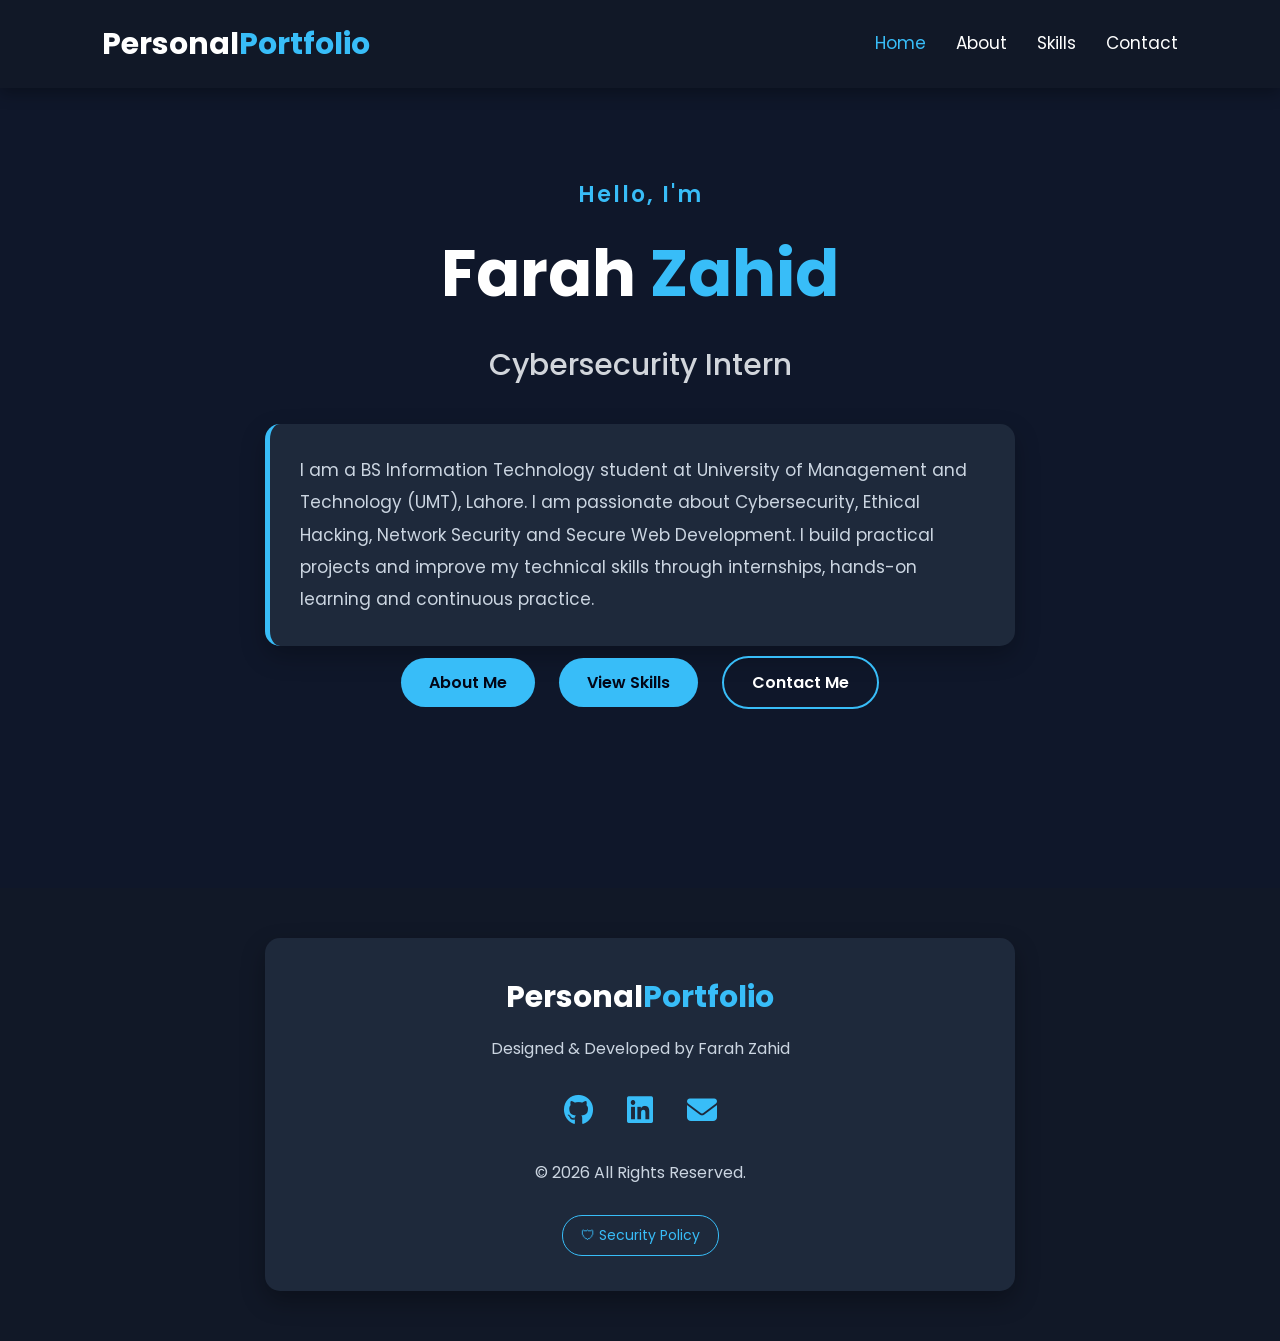
<file: index.html>
<!DOCTYPE html>
<html lang="en">

<head>

    <meta charset="UTF-8">
    <meta name="viewport" content="width=device-width, initial-scale=1.0">

    <title>SecureProfile | Farah Zahid</title>
    <meta name="description" content="Farah Zahid - Cybersecurity Intern Portfolio. BS IT student specializing in Ethical Hacking, Network Security & Secure Web Development.">

    <!-- Favicon -->
    <link rel="icon" type="image/png" href="images/favicon.png">

    <!-- Google Font -->
    <link href="https://fonts.googleapis.com/css2?family=Poppins:wght@300;400;500;600;700&display=swap"
    rel="stylesheet">

    <!-- Font Awesome -->
    <link rel="stylesheet"
    href="https://cdnjs.cloudflare.com/ajax/libs/font-awesome/6.7.2/css/all.min.css">

    <!-- CSS -->
    <link rel="stylesheet" href="style.css">

</head>



<body>



<!-- ================= HEADER ================= -->

<header>

    <div class="logo">
       
           <h2>Personal<span>Portfolio</span></h2>
       
    </div>

    <nav>
        <ul>
            <li>
                <a href="index.html" class="active" aria-current="page">
                    Home
                </a>
            </li>

            <li>
                <a href="about.html">
                    About
                </a>
            </li>

            <li>
                <a href="skills.html">
                    Skills
                </a>
            </li>

            <li>
                <a href="contact.html">
                    Contact
                </a>
            </li>
        </ul>
    </nav>

</header>



<!-- ================= HERO SECTION ================= -->

<section class="hero">

    <div class="hero-content">

        <p class="intro">
            Hello, I'm
        </p>

        <h1>
            Farah <span>Zahid</span>
        </h1>

        <h2>
            Cybersecurity Intern
        </h2>

        <div class="description-box">
            <p>
                I am a BS Information Technology student at University of
                Management and Technology (UMT), Lahore. I am passionate
                about Cybersecurity, Ethical Hacking, Network Security and
                Secure Web Development. I build practical projects and
                improve my technical skills through internships, hands-on
                learning and continuous practice.
            </p>
        </div>

        <div class="hero-buttons">

            <a href="about.html" class="button">
                About Me
            </a>

            <a href="skills.html" class="button">
                View Skills
            </a>

            <a href="contact.html" class="button outline">
                Contact Me
            </a>

        </div>

    </div>

</section>



<!-- ================= FOOTER ================= -->

<footer>

    <div class="footer-content">

        <h2>
            Personal<span>Portfolio</span>
        </h2>

        <p>
            Designed & Developed by Farah Zahid
        </p>

        <div class="social-icons">

            <!-- Github -->
            <a href="https://github.com/farahzahid301-eng"
            target="_blank" rel="noopener noreferrer"
            title="GitHub">
                <i class="fab fa-github"></i>
            </a>

            <!-- LinkedIn -->
            <a href="https://www.linkedin.com/in/farah-zahid-30135b285"
            target="_blank" rel="noopener noreferrer"
            title="LinkedIn">
                <i class="fab fa-linkedin"></i>
            </a>

            <!-- Email (Gmail Compose - opens reliably in browser) -->
            <a href="https://mail.google.com/mail/?view=cm&fs=1&to=farahzahid301@gmail.com"
            target="_blank" rel="noopener noreferrer"
            title="Email">
                <i class="fas fa-envelope"></i>
            </a>

        </div>

        <p>
            © 2026 All Rights Reserved.
        </p>

        <a href="SECURITY.md" class="security-badge" target="_blank">
            🛡 Security Policy
        </a>

    </div>

</footer>


<script src="script.js"></script>



</body>

</html>
</file>
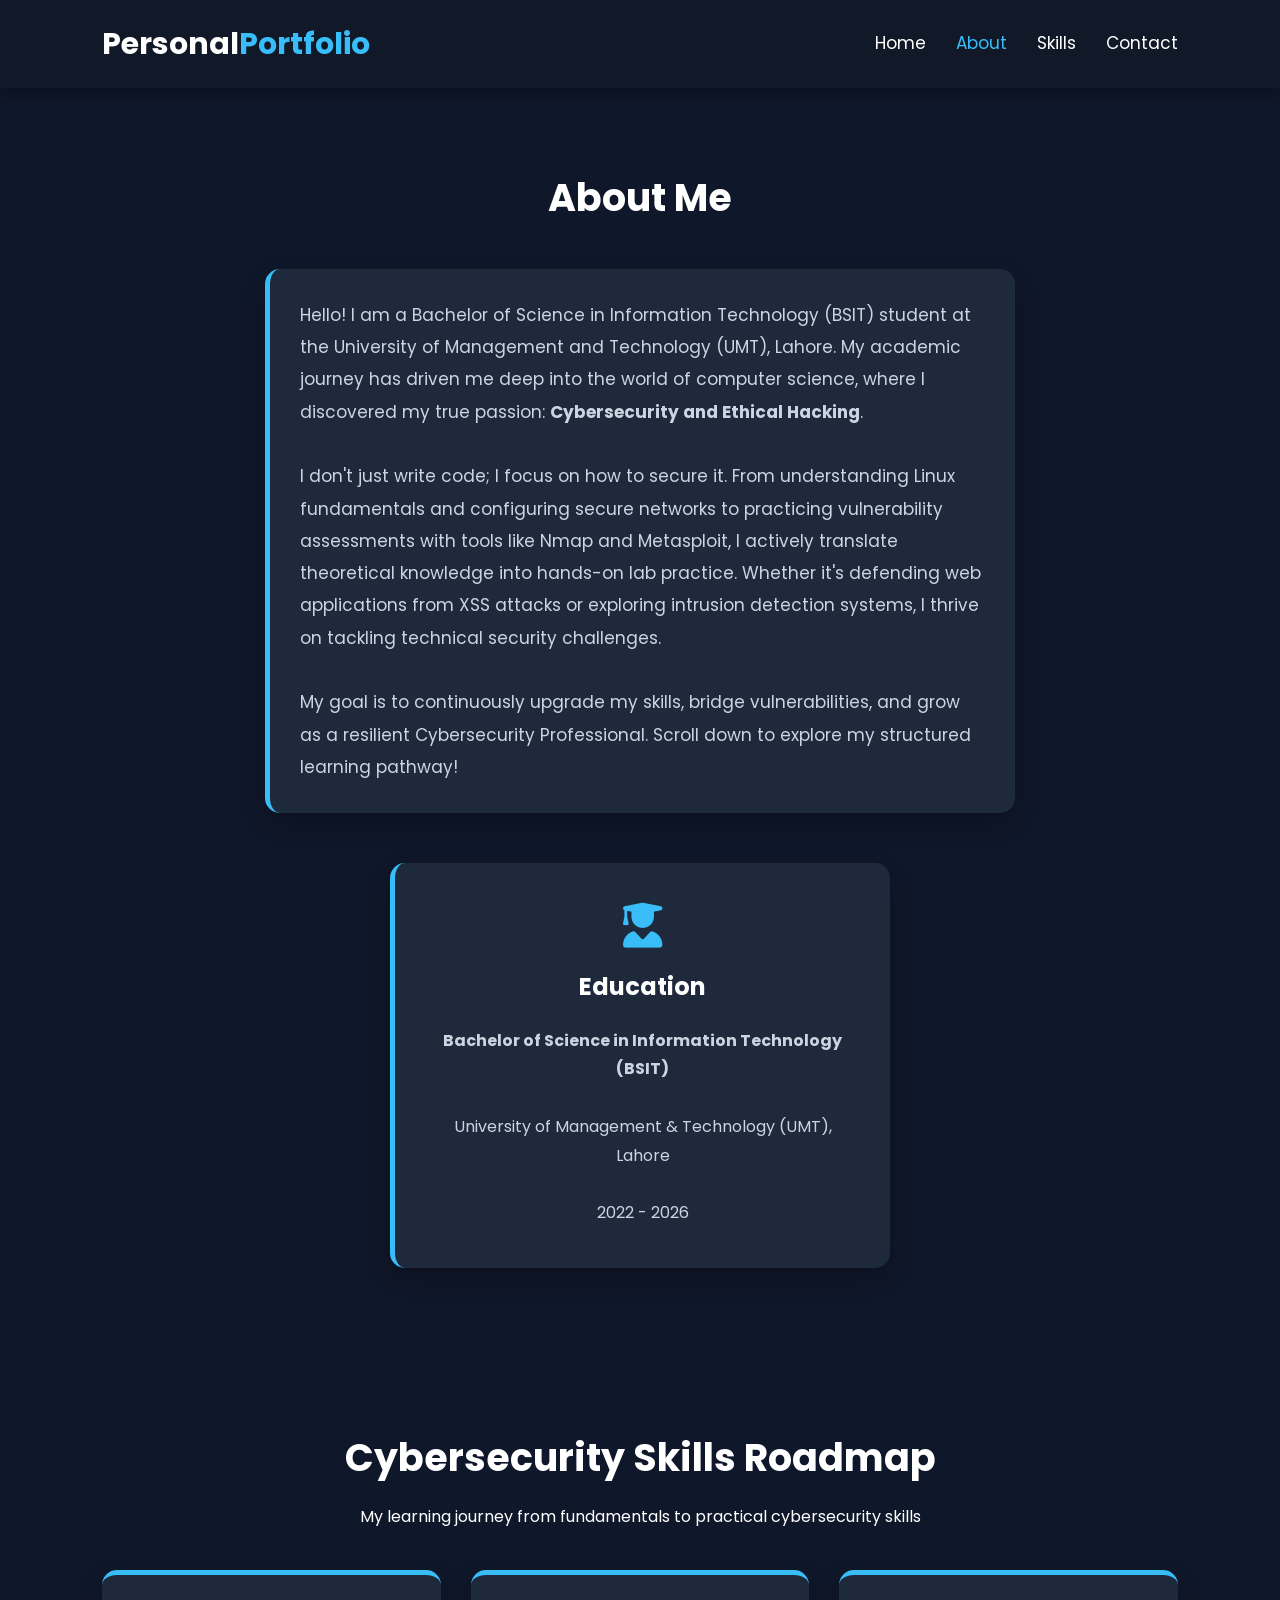
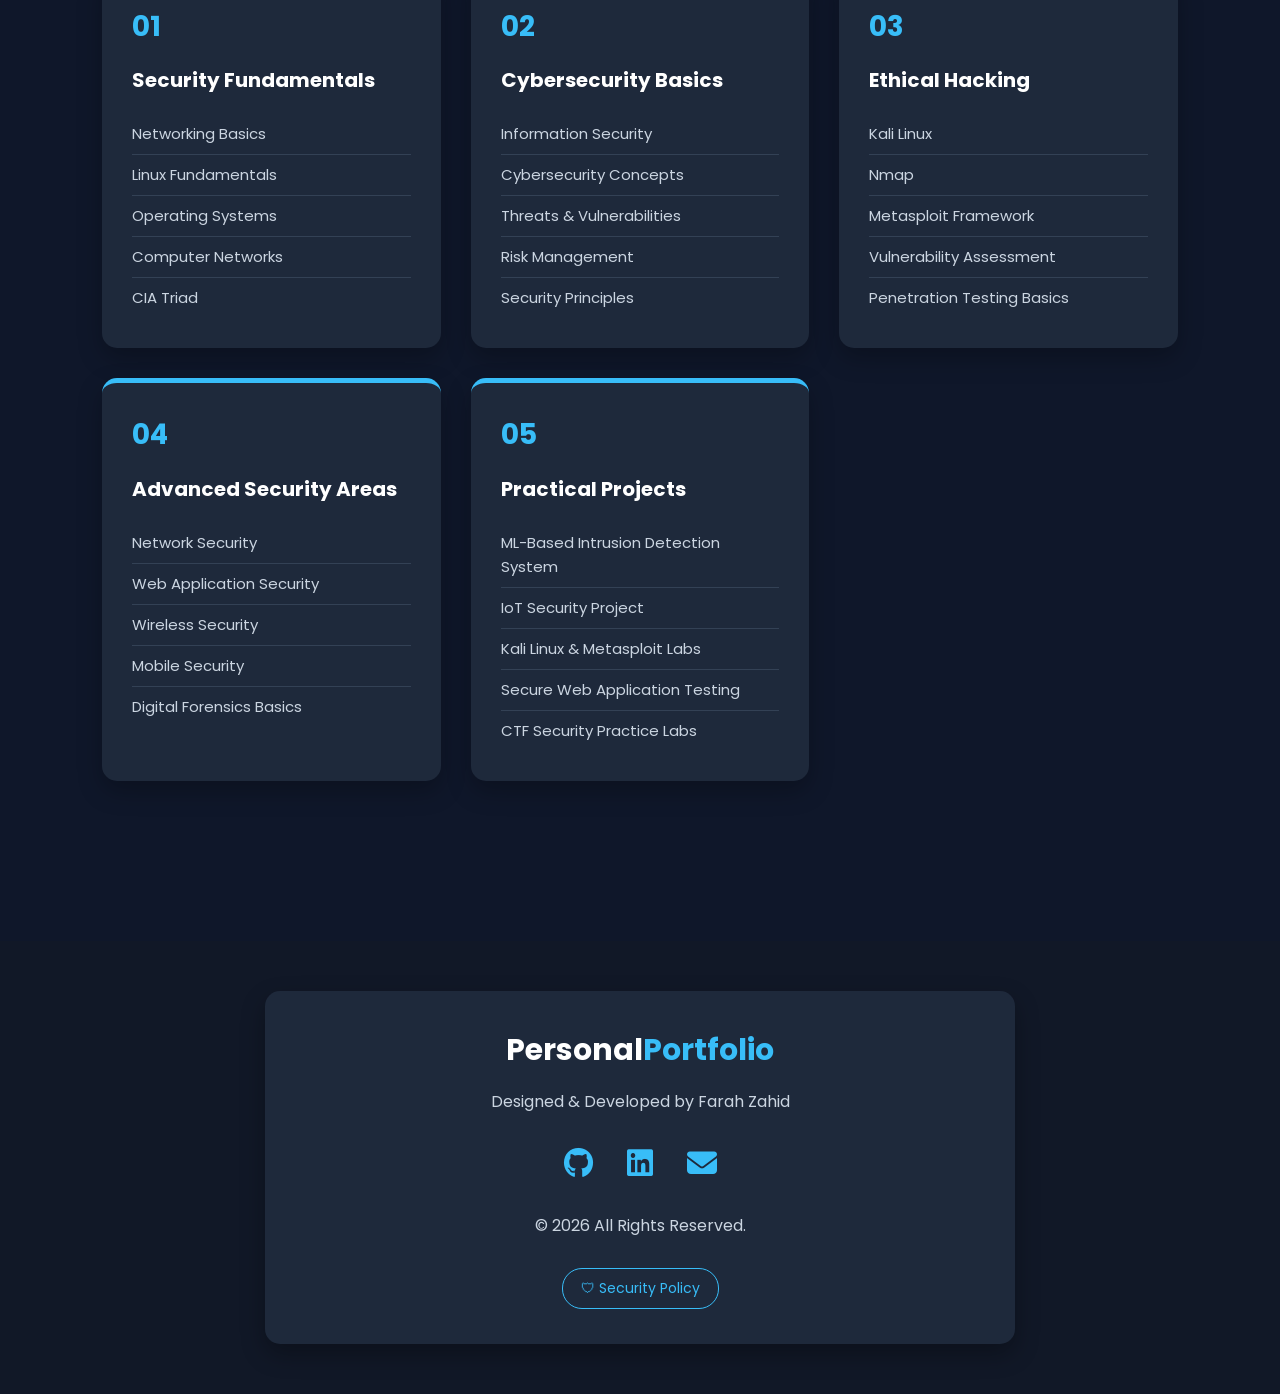
<file: about.html>
<!DOCTYPE html>
<html lang="en">
<head>
    <meta charset="UTF-8">
    <meta name="viewport" content="width=device-width, initial-scale=1.0">
    <title>About | SecureProfile</title>
    <meta name="description" content="About Farah Zahid - BSIT student and Cybersecurity Intern. Education, skills roadmap and learning journey.">

    <!-- Favicon -->
    <link rel="icon" type="image/png" href="images/favicon.png">

    <!-- Google Font -->
    <link href="https://fonts.googleapis.com/css2?family=Poppins:wght@300;400;500;600;700;800&display=swap" rel="stylesheet">

    <!-- Font Awesome -->
    <link rel="stylesheet" href="https://cdnjs.cloudflare.com/ajax/libs/font-awesome/6.7.2/css/all.min.css">

    <!-- CSS -->
    <link rel="stylesheet" href="style.css">
</head>
<body>

<!-- ================= HEADER ================= -->
<header>
    <div class="logo">
        <h2>Personal<span>Portfolio</span></h2>
    </div>

    <nav>
        <ul>
            <li><a href="index.html">Home</a></li>
            <li><a href="about.html" class="active" aria-current="page">About</a></li>
            <li><a href="skills.html">Skills</a></li>
            <li><a href="contact.html">Contact</a></li>
        </ul>
    </nav>
</header>

<!-- ================= ABOUT ME SECTION ================= -->
<section class="about-page">
    <div class="section-title">
        <h2>About Me</h2>
    </div>

    <!-- Glowing Description Box exactly like Index Page -->
    <div class="description-box">
        <p>
            Hello! I am a Bachelor of Science in Information Technology (BSIT) student 
            at the University of Management and Technology (UMT), Lahore. My academic journey 
            has driven me deep into the world of computer science, where I discovered my true 
            passion: <strong>Cybersecurity and Ethical Hacking</strong>.
            <br><br>
            I don't just write code; I focus on how to secure it. From understanding Linux 
            fundamentals and configuring secure networks to practicing vulnerability assessments with 
            tools like Nmap and Metasploit, I actively translate theoretical knowledge into hands-on lab 
            practice. Whether it's defending web applications from XSS attacks or exploring 
            intrusion detection systems, I thrive on tackling technical security challenges.
            <br><br>
            My goal is to continuously upgrade my skills, bridge vulnerabilities, and grow as a 
            resilient Cybersecurity Professional. Scroll down to explore my structured learning pathway!
        </p>
    </div>

    <!-- EDUCATION -->
    <div class="about-container">
        <div class="about-card">
            <i class="fa-solid fa-user-graduate"></i>
            <h3>Education</h3>
            <p>
                <strong>Bachelor of Science in Information Technology (BSIT)</strong>
                <br><br>
                University of Management & Technology (UMT), Lahore
                <br><br>
                2022 - 2026
            </p>
        </div>
    </div>
</section>

<!-- ================= CYBERSECURITY ROADMAP ================= -->
<section class="roadmap">
    <div class="section-title">
        <h2>Cybersecurity Skills Roadmap</h2>
        <p>My learning journey from fundamentals to practical cybersecurity skills</p>
    </div>

    <div class="roadmap-container">
        <!-- Phase 1 -->
        <div class="roadmap-card">
            <span>01</span>
            <h3>Security Fundamentals</h3>
            <ul>
                <li>Networking Basics</li>
                <li>Linux Fundamentals</li>
                <li>Operating Systems</li>
                <li>Computer Networks</li>
                <li>CIA Triad</li>
            </ul>
        </div>

        <!-- Phase 2 -->
        <div class="roadmap-card">
            <span>02</span>
            <h3>Cybersecurity Basics</h3>
            <ul>
                <li>Information Security</li>
                <li>Cybersecurity Concepts</li>
                <li>Threats & Vulnerabilities</li>
                <li>Risk Management</li>
                <li>Security Principles</li>
            </ul>
        </div>

        <!-- Phase 3 -->
        <div class="roadmap-card">
            <span>03</span>
            <h3>Ethical Hacking</h3>
            <ul>
                <li>Kali Linux</li>
                <li>Nmap</li>
                <li>Metasploit Framework</li>
                <li>Vulnerability Assessment</li>
                <li>Penetration Testing Basics</li>
            </ul>
        </div>

        <!-- Phase 4 -->
        <div class="roadmap-card">
            <span>04</span>
            <h3>Advanced Security Areas</h3>
            <ul>
                <li>Network Security</li>
                <li>Web Application Security</li>
                <li>Wireless Security</li>
                <li>Mobile Security</li>
                <li>Digital Forensics Basics</li>
            </ul>
        </div>

        <!-- Phase 5 -->
        <div class="roadmap-card">
            <span>05</span>
            <h3>Practical Projects</h3>
            <ul>
                <li>ML-Based Intrusion Detection System</li>
                <li>IoT Security Project</li>
                <li>Kali Linux & Metasploit Labs</li>
                <li>Secure Web Application Testing</li>
                <li>CTF Security Practice Labs</li>
            </ul>
        </div>
    </div>
</section>

<!-- ================= FOOTER ================= -->
<footer>
    <div class="footer-content">
        <h2>Personal<span>Portfolio</span></h2>
        <p>Designed & Developed by Farah Zahid</p>

        <div class="social-links">
            <a href="https://github.com/farahzahid301-eng" target="_blank" rel="noopener noreferrer">
                <i class="fab fa-github"></i>
            </a>
            <a href="https://www.linkedin.com/in/farah-zahid-30135b285" target="_blank" rel="noopener noreferrer">
                <i class="fab fa-linkedin"></i>
            </a>
            <a href="https://mail.google.com/mail/?view=cm&fs=1&to=farahzahid301@gmail.com" target="_blank" rel="noopener noreferrer">
                <i class="fas fa-envelope"></i>
            </a>
        </div>

        <p>© 2026 All Rights Reserved.</p>

        <a href="SECURITY.md" class="security-badge" target="_blank">
            🛡 Security Policy
        </a>
    </div>
</footer>

<script src="script.js"></script>
</body>
</html>
</file>
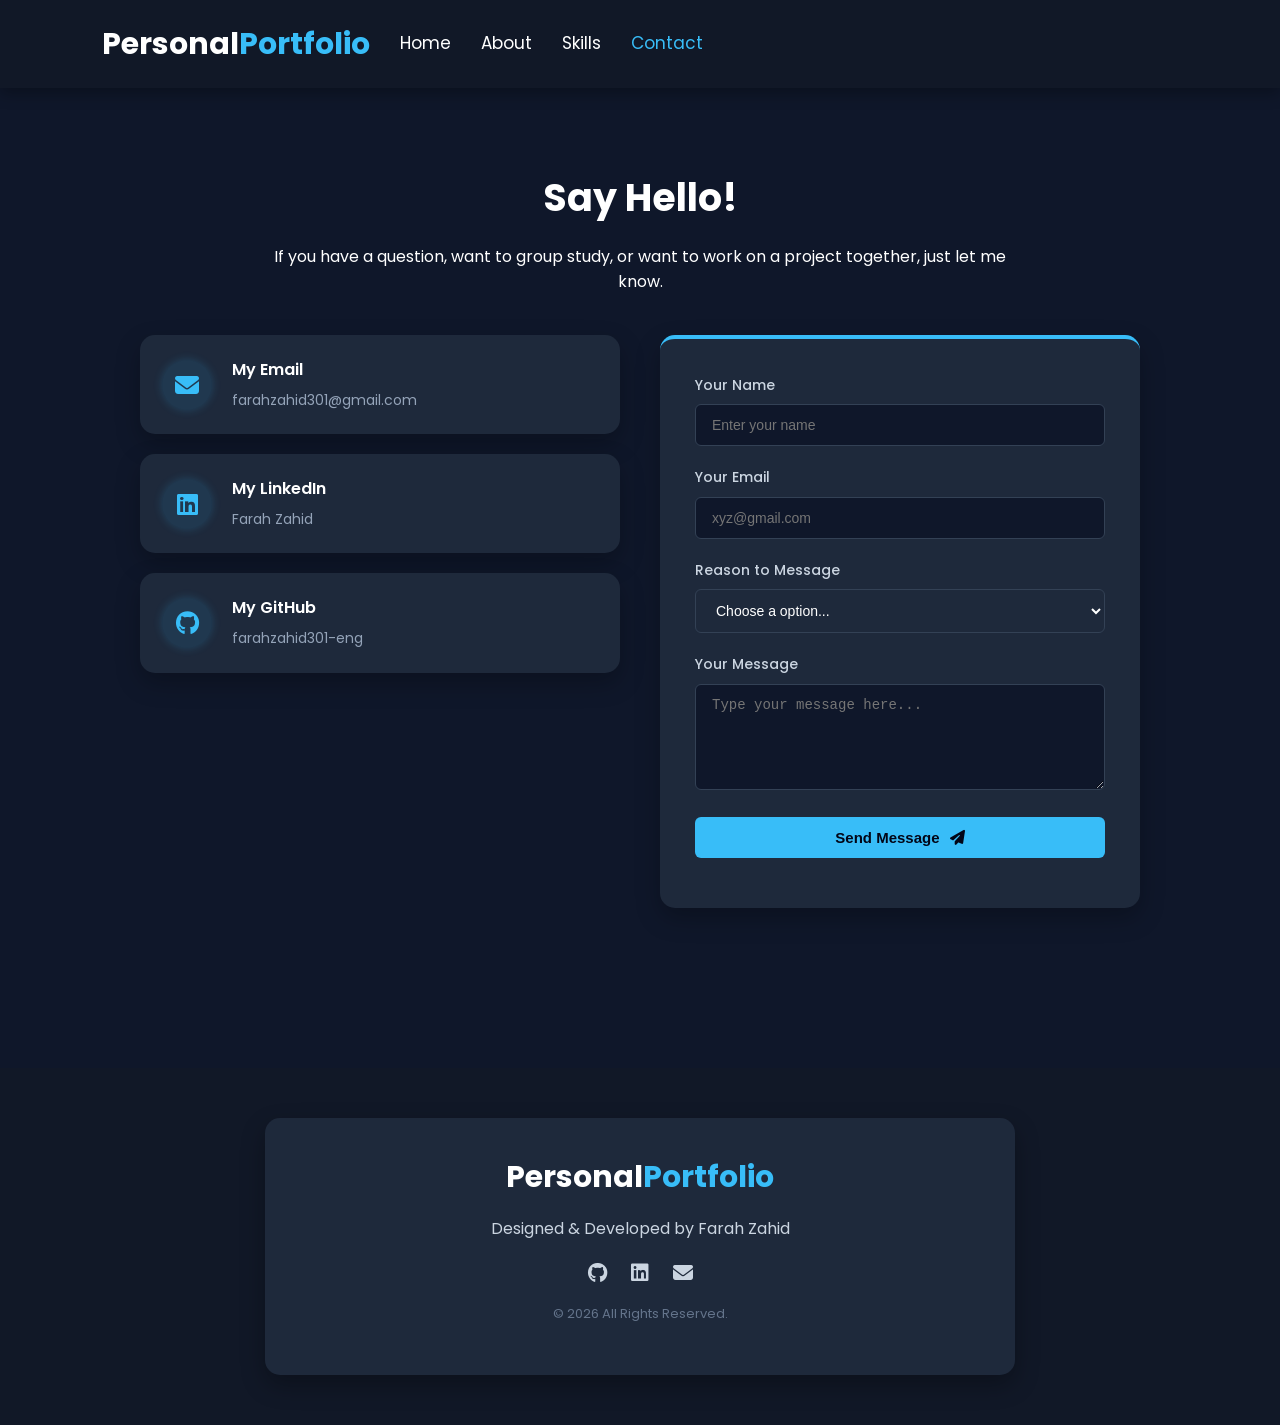
<file: contact.html>
<!DOCTYPE html>
<html lang="en">
<head>
    <meta charset="UTF-8">
    <meta name="viewport" content="width=device-width, initial-scale=1.0">
    <title>Contact | SecureProfile</title>
    <meta name="description" content="Connect with Farah Zahid for studies, projects, or questions.">

    <!-- Favicon -->
    <link type="image/png" href="images/favicon.png" rel="icon">

    <!-- Fonts & Icons -->
    <link href="https://fonts.googleapis.com/css2?family=Poppins:wght@300;400;500;600;700&display=swap" rel="stylesheet">
    <link rel="stylesheet" href="https://cdnjs.cloudflare.com/ajax/libs/font-awesome/6.7.2/css/all.min.css">
    
    <!-- CSS -->
    <link rel="stylesheet" href="style.css">
</head>
<body>

<!-- ================= HEADER ================= -->
<header>
    <nav class="navbar">
        <div class="logo">
            <h2>Personal<span>Portfolio</span></h2>
        </div>

        <ul class="nav-menu">
            <li><a href="index.html">Home</a></li>
            <li><a href="about.html">About</a></li>
            <li><a href="skills.html">Skills</a></li>
            <li><a href="contact.html" class="active" aria-current="page">Contact</a></li>
        </ul>
    </nav>
</header>

<!-- ================= CONTACT SECTION ================= -->
<section class="contact-section">
    <!-- Bilkul simple top text bina kisi mushkil word ke -->
    <div class="section-title">
        <h2>Say Hello!</h2>
        <p>If you have a question, want to group study, or want to work on a project together, just let me know.</p>
    </div>

    <div class="contact-container">
        <!-- Left Side: Simple Links -->
        <div class="contact-info">
            <div class="info-card">
                <i class="fas fa-envelope"></i>
                <div>
                    <h3>My Email</h3>
                    <a href="https://mail.google.com/mail/?view=cm&fs=1&to=farahzahid301@gmail.com" target="_blank" rel="noopener noreferrer">farahzahid301@gmail.com</a>
                </div>
            </div>

            <div class="info-card">
                <i class="fab fa-linkedin"></i>
                <div>
                    <h3>My LinkedIn</h3>
                    <a href="https://www.linkedin.com/in/farah-zahid-30135b285" target="_blank" rel="noopener noreferrer">Farah Zahid</a>
                </div>
            </div>

            <div class="info-card">
                <i class="fab fa-github"></i>
                <div>
                    <h3>My GitHub</h3>
                    <a href="https://github.com/farahzahid301-eng" target="_blank" rel="noopener noreferrer">farahzahid301-eng</a>
                </div>
            </div>
        </div>

        <!-- Right Side: Clean Student Form -->
        <div class="contact-form-box">
            <form id="contactForm">
                <div class="form-group">
                    <label for="name">Your Name</label>
                    <input type="text" id="name" placeholder="Enter your name" required>
                </div>

                <div class="form-group">
                    <label for="email">Your Email</label>
                    <input type="email" id="email" placeholder="xyz@gmail.com" required>
                </div>

                <!-- Bilkul basic dropdown bina kisi formal terminology ke -->
                <div class="form-group">
                    <label for="purpose">Reason to Message</label>
                    <select id="purpose" style="width: 100%; background: #1e293b; border: 1px solid #334155; padding: 12px 16px; color: #ffffff; border-radius: 6px; font-size: 14px; outline: none; transition: border-color 0.3s ease;" required>
                        <option value="" disabled selected>Choose a option...</option>
                        <option value="project">Study / Project Partner</option>
                        <option value="question">Have a Question</option>
                        <option value="hello">Just Saying Hi</option>
                    </select>
                </div>

                <div class="form-group">
                    <label for="message">Your Message</label>
                    <textarea id="message" rows="5" placeholder="Type your message here..." required></textarea>
                </div>

                <button type="submit" class="submit-btn" id="submitBtn">
                    Send Message <i class="fas fa-paper-plane" style="margin-left: 6px;"></i>
                </button>

                <p id="formStatus" style="margin-top: 15px; font-size: 14px; text-align: center; font-weight: 500;"></p>
            </form>
        </div>
    </div>
</section>

<!-- ================= FOOTER ================= -->
<footer>
    <div class="footer-content">
        <h2>Personal<span>Portfolio</span></h2>
        <p>Designed & Developed by Farah Zahid</p>
        
        <div class="social-icons" style="margin: 15px 0;">
            <a href="https://github.com/farahzahid301-eng" target="_blank" rel="noopener noreferrer" style="color: #cbd5e1; margin: 0 10px; font-size: 20px;"><i class="fab fa-github"></i></a>
            <a href="https://www.linkedin.com/in/farah-zahid-30135b285" target="_blank" rel="noopener noreferrer" style="color: #cbd5e1; margin: 0 10px; font-size: 20px;"><i class="fab fa-linkedin"></i></a>
            <a href="https://mail.google.com/mail/?view=cm&fs=1&to=farahzahid301@gmail.com" target="_blank" rel="noopener noreferrer" style="color: #cbd5e1; margin: 0 10px; font-size: 20px;"><i class="fas fa-envelope"></i></a>
        </div>

        <p style="font-size: 13px; color: #64748b; margin-top: 10px;">© 2026 All Rights Reserved.</p>
    </div>
</footer>
<script src="script.js"></script>
</body>
</html>
</file>
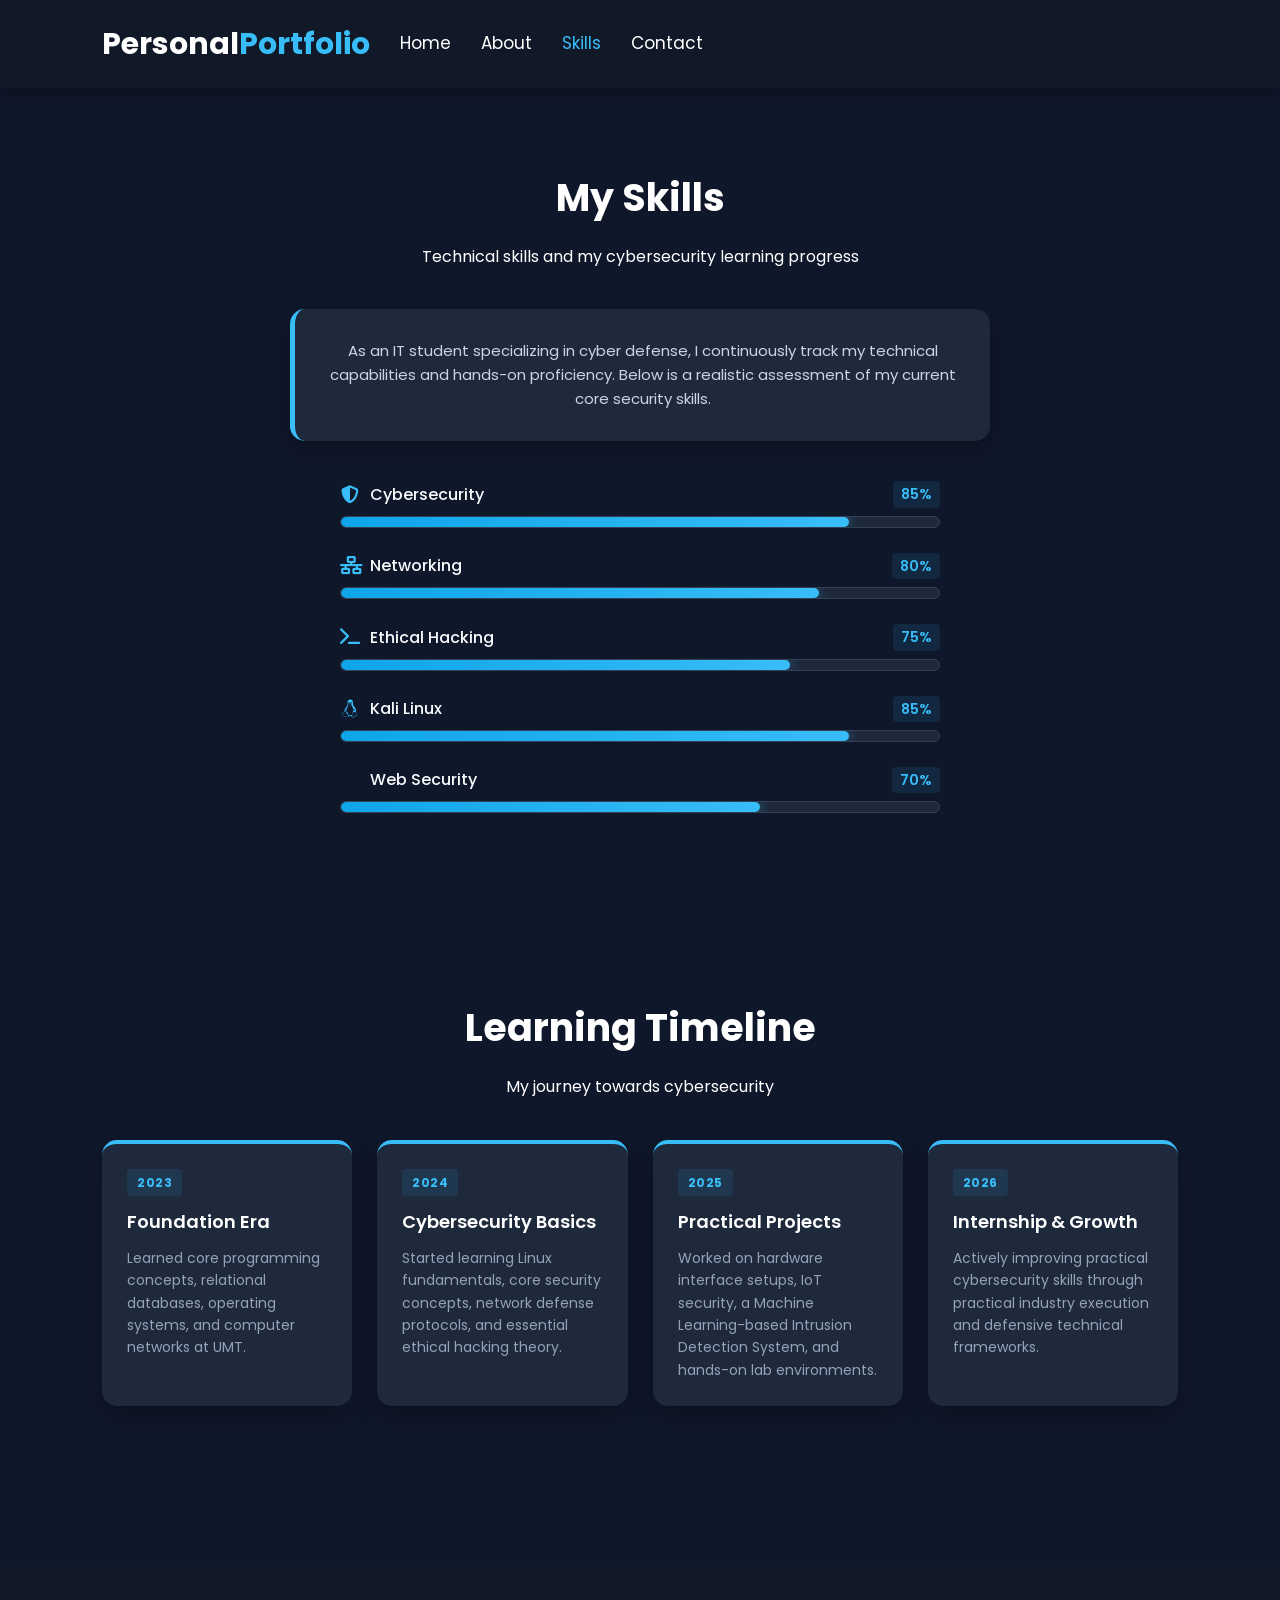
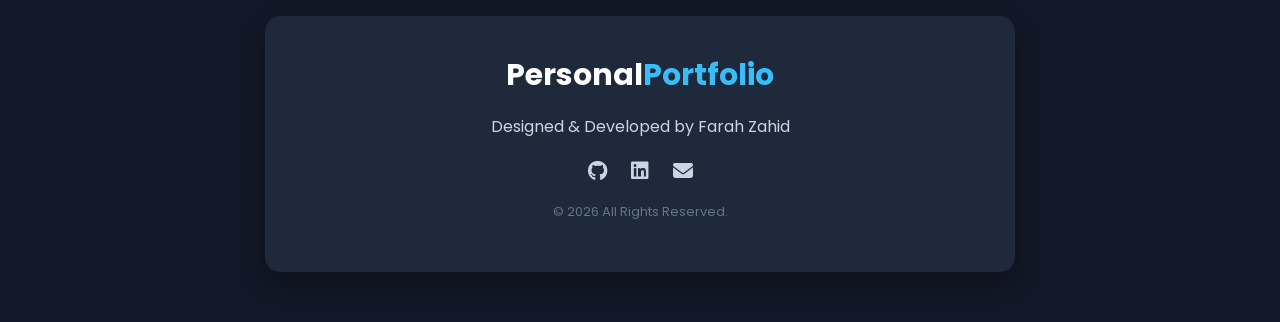
<file: skills.html>
<!DOCTYPE html>
<html lang="en">
<head>
    <meta charset="UTF-8">
    <meta name="viewport" content="width=device-width, initial-scale=1.0">
    <title>Skills | SecureProfile</title>
    <meta name="description" content="Technical skills and cybersecurity learning progress of Farah Zahid.">

    <!-- Favicon -->
    <link rel="icon" type="image/png" href="images/favicon.png">

    <!-- Fonts & Icons -->
    <link href="https://fonts.googleapis.com/css2?family=Poppins:wght@300;400;500;600;700&display=swap" rel="stylesheet">
    <link rel="stylesheet" href="https://cdnjs.cloudflare.com/ajax/libs/font-awesome/6.7.2/css/all.min.css">
    
    <!-- CSS -->
    <link rel="stylesheet" href="style.css">
</head>
<body>

<!-- ================= HEADER ================= -->
<header>
    <nav class="navbar">
        <div class="logo">
            <h2>Personal<span>Portfolio</span></h2>
        </div>

        <ul class="nav-menu">
            <li><a href="index.html">Home</a></li>
            <li><a href="about.html">About</a></li>
            <li><a href="skills.html" class="active" aria-current="page">Skills</a></li>
            <li><a href="contact.html">Contact</a></li>
        </ul>
    </nav>
</header>

<!-- ================= SKILLS SECTION ================= -->
<section class="skills">
    <div class="section-title">
        <h2>My Skills</h2>
        <p>Technical skills and my cybersecurity learning progress</p>
    </div>

    <!-- Glowing Left-Border Intro Box -->
    <div class="description-box" style="margin-bottom: 40px; max-width: 700px; margin-left: auto; margin-right: auto;">
        <p style="text-align: center; font-size: 15px; color: #cbd5e1; line-height: 1.6;">
            As an IT student specializing in cyber defense, I continuously track my technical capabilities 
            and hands-on proficiency. Below is a realistic assessment of my current core security skills.
        </p>
    </div>

    <div class="skill-box">
        <!-- Skill 1 -->
        <div class="skill-item">
            <div class="skill-info">
                <h3><i class="fa-solid fa-shield-halved"></i> Cybersecurity</h3>
                <span>85%</span>
            </div>
            <div class="bar">
                <span class="security" style="width: 85%;"></span>
            </div>
        </div>

        <!-- Skill 2 -->
        <div class="skill-item">
            <div class="skill-info">
                <h3><i class="fa-solid fa-network-wired"></i> Networking</h3>
                <span>80%</span>
            </div>
            <div class="bar">
                <span class="network" style="width: 80%;"></span>
            </div>
        </div>

        <!-- Skill 3 -->
        <div class="skill-item">
            <div class="skill-info">
                <h3><i class="fa-solid fa-terminal"></i> Ethical Hacking</h3>
                <span>75%</span>
            </div>
            <div class="bar">
                <span class="ethical" style="width: 75%;"></span>
            </div>
        </div>

        <!-- Skill 4 -->
        <div class="skill-item">
            <div class="skill-info">
                <h3><i class="fa-brands fa-linux"></i> Kali Linux</h3>
                <span>85%</span>
            </div>
            <div class="bar">
                <span class="linux" style="width: 85%;"></span>
            </div>
        </div>

        <!-- Skill 5 -->
        <div class="skill-item">
            <div class="skill-info">
                <h3><i class="fa-solid fa-code-lock"></i> Web Security</h3>
                <span>70%</span>
            </div>
            <div class="bar">
                <span class="web" style="width: 70%;"></span>
            </div>
        </div>
    </div>
</section>

<!-- ================= TIMELINE SECTION ================= -->
<section class="timeline">
    <div class="section-title">
        <h2>Learning Timeline</h2>
        <p>My journey towards cybersecurity</p>
    </div>

    <div class="timeline-box">
        <!-- 2023 -->
        <div class="timeline-card">
            <span class="time-tag">2023</span>
            <h3>Foundation Era</h3>
            <p>Learned core programming concepts, relational databases, operating systems, and computer networks at UMT.</p>
        </div>

        <!-- 2024 -->
        <div class="timeline-card">
            <span class="time-tag">2024</span>
            <h3>Cybersecurity Basics</h3>
            <p>Started learning Linux fundamentals, core security concepts, network defense protocols, and essential ethical hacking theory.</p>
        </div>

        <!-- 2025 -->
        <div class="timeline-card">
            <span class="time-tag">2025</span>
            <h3>Practical Projects</h3>
            <p>Worked on hardware interface setups, IoT security, a Machine Learning-based Intrusion Detection System, and hands-on lab environments.</p>
        </div>

        <!-- 2026 -->
        <div class="timeline-card">
            <span class="time-tag">2026</span>
            <h3>Internship & Growth</h3>
            <p>Actively improving practical cybersecurity skills through practical industry execution and defensive technical frameworks.</p>
        </div>
    </div>
</section>

<!-- ================= FOOTER ================= -->
<footer>
    <div class="footer-content">
        <h2>Personal<span>Portfolio</span></h2>
        <p>Designed & Developed by Farah Zahid</p>
        
        <div class="social-icons" style="margin: 15px 0;">
            <a href="https://github.com/farahzahid301-eng" target="_blank" rel="noopener noreferrer" style="color: #cbd5e1; margin: 0 10px; font-size: 20px;"><i class="fab fa-github"></i></a>
            <a href="https://www.linkedin.com/in/farah-zahid-30135b285" target="_blank" rel="noopener noreferrer" style="color: #cbd5e1; margin: 0 10px; font-size: 20px;"><i class="fab fa-linkedin"></i></a>
            <a href="https://mail.google.com/mail/?view=cm&fs=1&to=farahzahid301@gmail.com" target="_blank" rel="noopener noreferrer" style="color: #cbd5e1; margin: 0 10px; font-size: 20px;"><i class="fas fa-envelope"></i></a>
        </div>

        <p style="font-size: 13px; color: #64748b; margin-top: 10px;">© 2026 All Rights Reserved.</p>
    </div>
</footer>

<script src="script.js"></script>
</body>
</html>
</file>
<file: style.css>
/*============================================================================
    1. RESET & BASE STYLES (Shared across all 4 pages)
============================================================================*/
* {
    margin: 0;
    padding: 0;
    box-sizing: border-box;
}

body {
    font-family: 'Poppins', sans-serif;
    background: #0f172a;
    color: #ffffff;
    line-height: 1.6;
}

/* Custom Scrollbar */
::-webkit-scrollbar {
    width: 8px;
}

::-webkit-scrollbar-track {
    background: #0f172a;
}

::-webkit-scrollbar-thumb {
    background: #38bdf8;
    border-radius: 10px;
}

/*============================================================================
    2. HEADER & NAVIGATION
============================================================================*/
header {
    display: flex;
    justify-content: space-between;
    align-items: center;
    padding: 20px 8%;
    background: #111827;
    position: sticky;
    top: 0;
    z-index: 1000;
    box-shadow: 0 5px 15px rgba(0, 0, 0, 0.3);
}

.logo h2 {
    font-size: 30px;
}

.logo span {
    color: #38bdf8;
}

/* Consolidated selectors for both standard ul and wrapper layouts */
nav ul, .navbar, .nav-menu {
    display: flex;
    list-style: none;
    align-items: center;
}

nav ul li, .nav-menu li {
    margin-left: 30px;
}

nav ul li a, .nav-menu li a {
    color: #ffffff;
    text-decoration: none;
    font-size: 17px;
    transition: color 0.3s ease;
}

nav ul li a:hover, 
nav ul li a.active,
.nav-menu li a:hover, 
.nav-menu li a.active {
    color: #38bdf8;
}

/*============================================================================
    3. REUSABLE COMPONENTS (Buttons, Layouts, Utilities)
============================================================================*/
/* Universal Section Padding */
section, .about-page, .roadmap {
    padding: 80px 8%;
}

/* Standard Section Header */
.section-title {
    text-align: center;
    max-width: 750px;
    margin: 0 auto 40px auto;
}

.section-title h2 {
    font-size: 38px;
    margin-bottom: 15px;
}

/* Unified Container Box */
.description-box {
    max-width: 750px;
    margin: auto;
    background: #1e293b;
    padding: 30px;
    border-radius: 15px;
    border-left: 5px solid #38bdf8;
    box-shadow: 0 10px 25px rgba(0, 0, 0, 0.25);
    text-align: left;
}

.description-box p {
    color: #cbd5e1;
    font-size: 17px;
    line-height: 1.9;
}

/* Buttons */
.button, .submit-btn {
    display: inline-block;
    padding: 12px 28px;
    background: #38bdf8;
    color: #020617; /* High contrast text color */
    text-decoration: none;
    border-radius: 30px;
    font-weight: 600;
    border: none;
    cursor: pointer;
    transition: background 0.3s ease, box-shadow 0.3s ease, transform 0.2s ease;
}

.button:hover, .submit-btn:hover {
    background: #0ea5e9;
    box-shadow: 0 0 15px rgba(56, 189, 248, 0.4);
}

.button.outline {
    background: transparent;
    border: 2px solid #38bdf8;
    color: #ffffff;
}

.button.outline:hover {
    background: #38bdf8;
    color: #020617;
}

/* Card Base Structure (Consolidated to avoid property repetition) */
.about-card, .roadmap-card, .timeline-card, .contact-form-box, .info-card {
    background: #1e293b;
    border-radius: 15px;
    box-shadow: 0 10px 25px rgba(0, 0, 0, 0.25);
}

/*============================================================================
    4. PAGE 1: HOME PAGE STYLES
============================================================================*/
.hero {
    min-height: 80vh;
    display: flex;
    justify-content: center;
    align-items: center;
    text-align: center;
}

.hero-content {
    max-width: 900px;
}

.intro {
    color: #38bdf8;
    font-size: 22px;
    font-weight: 600;
    letter-spacing: 2px;
    margin-bottom: 10px;
}

.hero h1 {
    font-size: 65px;
    margin-bottom: 15px;
    font-weight: 700;
}

.hero h1 span {
    color: #38bdf8;
}

.hero h2 {
    font-size: 30px;
    color: #d1d5db;
    font-weight: 500;
    margin-bottom: 35px;
}

.hero-buttons .button {
    margin: 10px;
}

/*============================================================================
    5. PAGE 2: ABOUT & ROADMAP STYLES
============================================================================*/
.about-container {
    display: flex;
    justify-content: center;
    max-width: 1100px;
    margin: 50px auto 0 auto;
}

.about-card {
    padding: 40px;
    border-left: 5px solid #38bdf8;
    text-align: center;
    max-width: 500px;
    width: 100%;
}

.about-card i {
    font-size: 45px;
    color: #38bdf8;
    margin-bottom: 20px;
}

.about-card h3 {
    font-size: 24px;
    margin-bottom: 20px;
}

.about-card p {
    color: #cbd5e1;
    font-size: 16px;
    line-height: 1.8;
}

/* Cybersecurity Roadmap Layout */
.roadmap-container {
    display: grid;
    grid-template-columns: repeat(auto-fit, minmax(260px, 1fr));
    gap: 30px;
    max-width: 1200px;
    margin: 40px auto 0 auto;
}

.roadmap-card {
    padding: 30px;
    border-top: 5px solid #38bdf8;
    transition: transform 0.3s ease;
}

.roadmap-card:hover {
    transform: translateY(-8px);
}

.roadmap-card span {
    display: inline-block;
    font-size: 28px;
    font-weight: 700;
    color: #38bdf8;
    margin-bottom: 15px;
}

.roadmap-card h3 {
    font-size: 20px;
    margin-bottom: 18px;
}

.roadmap-card ul {
    list-style: none;
}

.roadmap-card ul li {
    color: #cbd5e1;
    font-size: 15px;
    padding: 8px 0;
    border-bottom: 1px solid #334155;
}

.roadmap-card ul li:last-child {
    border-bottom: none;
}

/*============================================================================
    6. PAGE 3: SKILLS & TIMELINE STYLES
============================================================================*/
/* Progress Bars */
.skill-item {
    margin-bottom: 25px;
    max-width: 600px;
    margin-left: auto;
    margin-right: auto;
}

.skill-info {
    display: flex;
    justify-content: space-between;
    align-items: center;
    margin-bottom: 8px;
}

.skill-info h3 {
    font-size: 16px;
    color: #f8fafc;
    font-weight: 500;
    display: flex;
    align-items: center;
}

.skill-info h3 i {
    color: #38bdf8;
    margin-right: 10px;
    font-size: 18px;
    width: 20px;
    text-align: center;
}

.skill-info span {
    color: #38bdf8;
    font-weight: 600;
    font-size: 14px;
    background: rgba(56, 189, 248, 0.1);
    padding: 2px 8px;
    border-radius: 4px;
}

.bar {
    background: #1e293b;
    height: 12px;
    border-radius: 6px;
    overflow: hidden;
    border: 1px solid #334155;
    position: relative;
}

.bar span {
    display: block;
    height: 100%;
    background: linear-gradient(90deg, #0ea5e9, #38bdf8);
    border-radius: 6px;
    box-shadow: 0 0 12px rgba(56, 189, 248, 0.5);
    transition: width 1.2s cubic-bezier(0.4, 0, 0.2, 1);
}

/* Timeline Layout Grid */
.timeline-box {
    display: grid;
    grid-template-columns: repeat(auto-fit, minmax(240px, 1fr));
    gap: 25px;
    max-width: 1100px;
    margin: 40px auto 0 auto;
}

.timeline-card {
    border-top: 4px solid #38bdf8;
    padding: 25px;
    transition: transform 0.3s ease, box-shadow 0.3s ease;
}

.timeline-card:hover {
    transform: translateY(-5px);
    box-shadow: 0 10px 20px rgba(0, 0, 0, 0.4);
}

.time-tag {
    display: inline-block;
    background: rgba(56, 189, 248, 0.1);
    color: #38bdf8;
    padding: 4px 10px;
    border-radius: 4px;
    font-size: 12px;
    font-weight: 700;
    margin-bottom: 12px;
    letter-spacing: 0.5px;
}

.timeline-card h3 {
    font-size: 18px;
    margin-bottom: 10px;
    font-weight: 600;
}

.timeline-card p {
    color: #94a3b8;
    font-size: 14px;
    line-height: 1.6;
}

/*============================================================================
    7. PAGE 4: CONTACT PAGE STYLES
============================================================================*/
.contact-container {
    display: grid;
    grid-template-columns: repeat(auto-fit, minmax(320px, 1fr));
    gap: 40px;
    max-width: 1000px;
    margin: 40px auto 0 auto;
}

.contact-info {
    display: flex;
    flex-direction: column;
    gap: 20px;
}

.info-card {
    padding: 22px;
    display: flex;
    align-items: center;
    gap: 20px;
    transition: transform 0.3s ease;
}

.info-card:hover {
    transform: translateX(5px);
}

.info-card i {
    font-size: 24px;
    color: #38bdf8;
    background: rgba(56, 189, 248, 0.1);
    width: 50px;
    height: 50px;
    display: flex;
    align-items: center;
    justify-content: center;
    border-radius: 50%;
    box-shadow: 0 0 10px rgba(56, 189, 248, 0.2);
}

.info-card h3 {
    font-size: 16px;
    margin-bottom: 4px;
    font-weight: 600;
}

.info-card a {
    font-size: 14px;
    color: #94a3b8;
    text-decoration: none;
}

.info-card a:hover {
    color: #38bdf8;
}

/* Form Box */
.contact-form-box {
    border-top: 4px solid #38bdf8;
    padding: 35px;
}

.form-group {
    margin-bottom: 20px;
}

.form-group label {
    display: block;
    font-size: 14px;
    color: #cbd5e1;
    margin-bottom: 8px;
    font-weight: 500;
}

.form-group input,
.form-group textarea {
    width: 100%;
    background: #0f172a; /* Deep contrast input track */
    border: 1px solid #334155;
    padding: 12px 16px;
    color: #ffffff;
    border-radius: 6px;
    font-size: 14px;
    transition: border-color 0.3s ease, box-shadow 0.3s ease;
}

.form-group input:focus,
.form-group textarea:focus {
    outline: none;
    border-color: #38bdf8;
    box-shadow: 0 0 8px rgba(56, 189, 248, 0.3);
}

.submit-btn {
    width: 100%;
    border-radius: 6px;
    font-size: 15px;
}

/*============================================================================
    8. SHARED FOOTER & SOCIAL LINKS
============================================================================*/
footer {
    background: #111827;
    padding: 50px 8%;
    margin-top: 80px;
}

.footer-content {
    max-width: 750px;
    margin: auto;
    text-align: center;
    background: #1e293b;
    padding: 35px;
    border-radius: 15px;
    box-shadow: 0 10px 25px rgba(0, 0, 0, 0.3);
}

.footer-content h2 {
    font-size: 30px;
}

.footer-content h2 span {
    color: #38bdf8;
}

.footer-content p {
    color: #cbd5e1;
    margin: 15px 0;
}

.social-icons, .social-links {
    margin: 25px 0;
}

.social-icons a, .social-links a {
    color: #38bdf8;
    font-size: 30px;
    margin: 0 15px;
    transition: color 0.3s ease, transform 0.3s ease;
    display: inline-block;
}

.social-icons a:hover, .social-links a:hover {
    color: #ffffff;
    transform: translateY(-5px);
}

.security-badge {
    display: inline-block;
    margin-top: 15px;
    padding: 8px 18px;
    background: transparent;
    border: 1px solid #38bdf8;
    border-radius: 20px;
    color: #38bdf8;
    text-decoration: none;
    font-size: 14px;
    transition: all 0.3s ease;
}

.security-badge:hover {
    background: #38bdf8;
    color: #020617;
}

/*============================================================================
    9. RESPONSIVE BREAKPOINTS (Mobile & Tablet Optimization)
============================================================================*/
@media(max-width: 768px) {
    section, .about-page, .roadmap {
        padding: 60px 5%;
    }

    header, .navbar {
        flex-direction: column;
        gap: 20px;
        padding: 20px 5%;
    }

    nav ul, .nav-menu {
        flex-direction: column;
        text-align: center;
    }

    nav ul li, .nav-menu li {
        margin: 10px 0;
    }

    .hero h1 {
        font-size: 45px;
    }

    .hero h2 {
        font-size: 22px;
    }

    .description-box, .contact-form-box {
        padding: 20px;
    }

    .hero-buttons {
        display: flex;
        flex-direction: column;
        align-items: center;
    }

    .hero-buttons .button {
        width: 200px;
    }

    .section-title h2 {
        font-size: 28px;
    }

    .about-container {
        flex-direction: column;
        align-items: center;
    }

    .about-card {
        padding: 25px;
    }

    .roadmap-container, .timeline-box, .contact-container {
        grid-template-columns: 1fr;
    }
}
</file>
